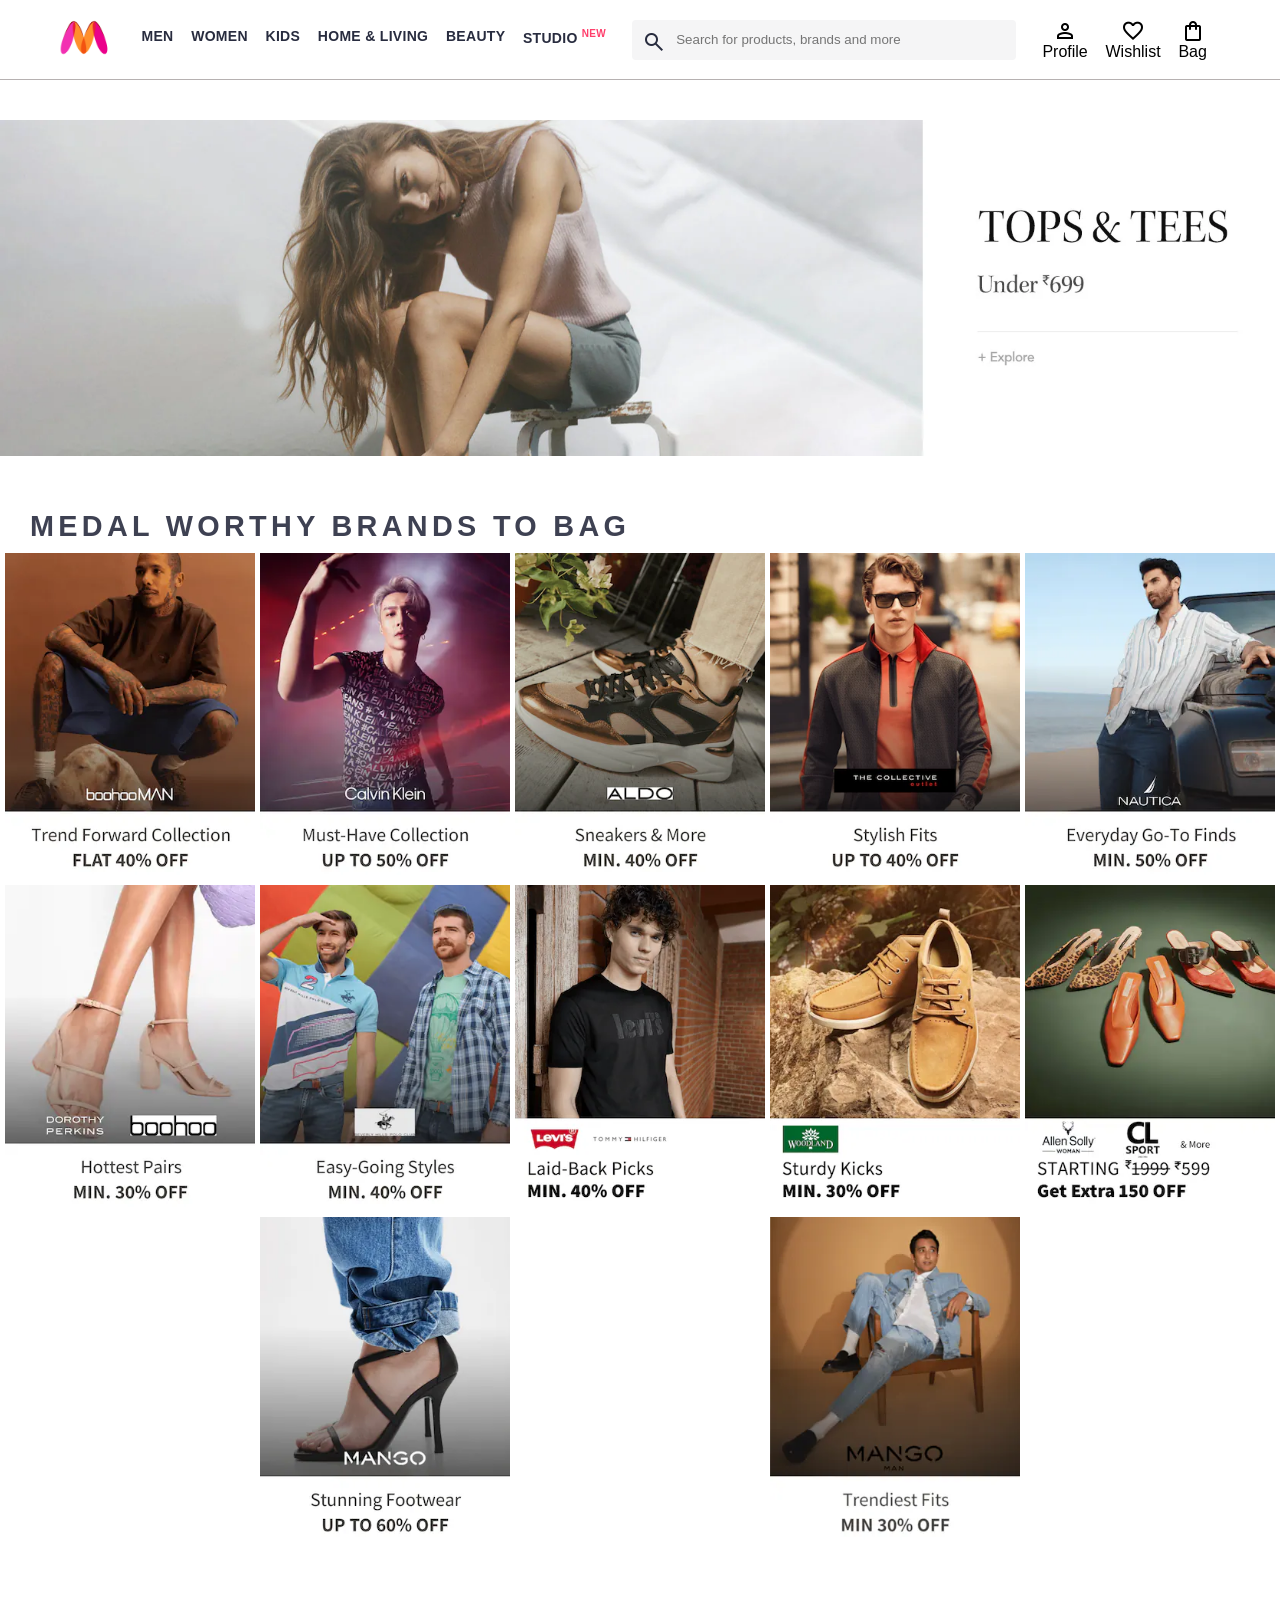
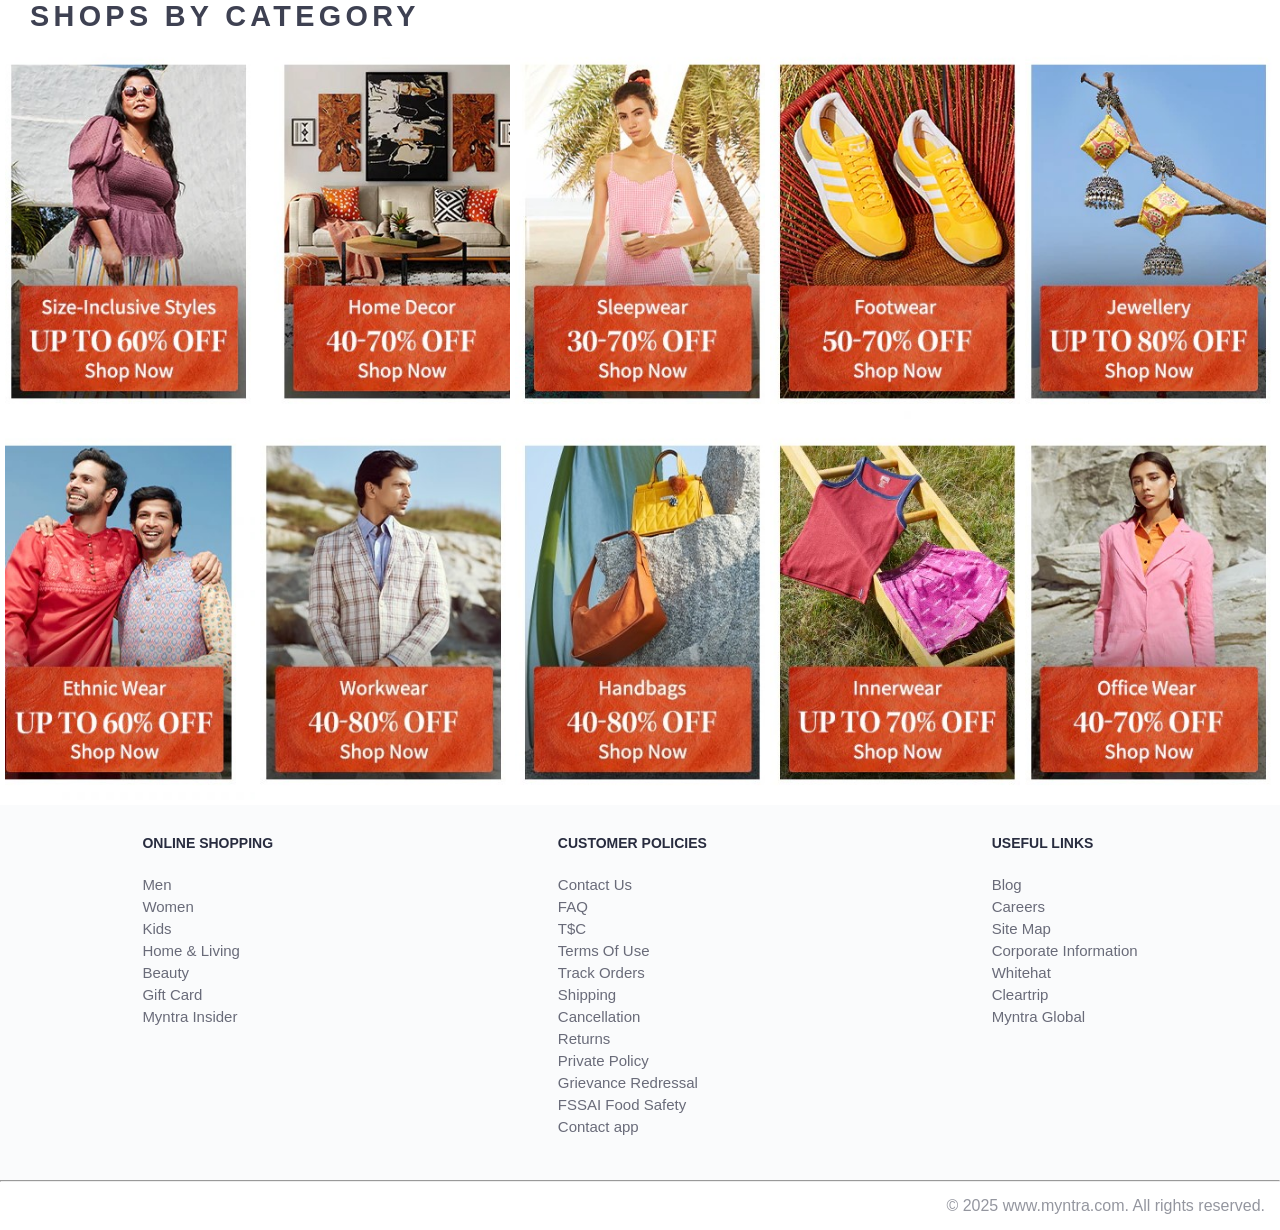
<file: Myntra/index.html>
<!DOCTYPE html>
<html lang="en">
  <head>
    <title>Myntra Clone</title>
    <link rel="stylesheet" href="index.css" />
    <link
      rel="stylesheet"
      href="https://fonts.googleapis.com/css2?family=Material+Symbols+Outlined:opsz,wght,FILL,GRAD@20..48,100..700,0..1,-50..200"
    />
  </head>
  <body>
    <header>
      <div class="logo_container">
        <a href="#"
          ><img class="myntra_home" src="myntra_logo.webp" alt="Myntra Home"
        /></a>
      </div>

      <div class="nav_bar">
        <a href="#" class="nav_a">Men</a>
        <a href="#" class="nav_a">Women</a>
        <a href="#" class="nav_a">Kids</a>
        <a href="#" class="nav_a">Home & Living</a>
        <a href="#" class="nav_a">Beauty</a>
        <a href="#" class="nav_a">Studio <sup>New</sup></a>
      </div>

      <div class="search_bar">
        <span class="material-symbols-outlined search_icon">search</span>
        <input
          class="search_input"
          placeholder="Search for products, brands and more"
        />
      </div>

      <div class="action_bar">
        <div class="action_container">
          <span class="material-symbols-outlined action_icon">person</span>
          <span class="action_name">Profile</span>
        </div>

        <div class="action_container">
          <span class="material-symbols-outlined action_icon">favorite</span>
          <span class="action_name">Wishlist</span>
        </div>

        <div class="action_container">
          <span class="material-symbols-outlined action_icon"
            >shopping_bag</span
          >
          <span class="action_name">Bag</span>
        </div>
      </div>
    </header>

    <main>
      <div class="banner_container">
        <img class="banner_image" src="banner.jpg" alt="Main Banner" />
      </div>

      <div class="category_heading">MEDAL WORTHY BRANDS TO BAG</div>
      <div class="category_items">
        <a href="#"><img class="sale_item" src="offers/1.png" /></a>
        <a href="#"><img class="sale_item" src="offers/2.png" /></a>
        <a href="#"><img class="sale_item" src="offers/3.png" /></a>
        <a href="#"><img class="sale_item" src="offers/4.png" /></a>
        <a href="#"><img class="sale_item" src="offers/5.png" /></a>
        <a href="#"><img class="sale_item" src="offers/6.png" /></a>
        <a href="#"><img class="sale_item" src="offers/7.png" /></a>
        <a href="#"><img class="sale_item" src="offers/8.png" /></a>
        <a href="#"><img class="sale_item" src="offers/9.png" /></a>
        <a href="#"><img class="sale_item" src="offers/10.png" /></a>
        <a href="#"><img class="sale_item" src="offers/11.png" /></a>
        <a href="#"><img class="sale_item" src="offers/12.png" /></a>
      </div>

      <div class="category_heading">SHOPS BY CATEGORY</div>
      <div class="category_items">
        <a href="#"><img class="sale_item" src="categories/1.jpg" /></a>
        <a href="#"><img class="sale_item" src="categories/2.jpg" /></a>
        <a href="#"><img class="sale_item" src="categories/3.jpg" /></a>
        <a href="#"><img class="sale_item" src="categories/4.jpg" /></a>
        <a href="#"><img class="sale_item" src="categories/5.jpg" /></a>
        <a href="#"><img class="sale_item" src="categories/6.jpg" /></a>
        <a href="#"><img class="sale_item" src="categories/7.jpg" /></a>
        <a href="#"><img class="sale_item" src="categories/8.jpg" /></a>
        <a href="#"><img class="sale_item" src="categories/9.jpg" /></a>
        <a href="#"><img class="sale_item" src="categories/10.jpg" /></a>
      </div>
    </main>

    <footer>
      <div class="footer_container">
        <div class="footer_column">
          <h3>ONLINE SHOPPING</h3>

          <a href="#" class="footer_a">Men</a>
          <a href="#" class="footer_a">Women</a>
          <a href="#" class="footer_a">Kids</a>
          <a href="#" class="footer_a">Home & Living</a>
          <a href="#" class="footer_a">Beauty</a>
          <a href="#" class="footer_a">Gift Card</a>
          <a href="#" class="footer_a">Myntra Insider</a>
        </div>

        <div class="footer_column">
          <h3>CUSTOMER POLICIES</h3>

          <a href="#" class="footer_a">Contact Us</a>
          <a href="#" class="footer_a">FAQ</a>
          <a href="#" class="footer_a">T$C</a>
          <a href="#" class="footer_a">Terms Of Use</a>
          <a href="#" class="footer_a">Track Orders</a>
          <a href="#" class="footer_a">Shipping</a>
          <a href="#" class="footer_a">Cancellation</a>
          <a href="#" class="footer_a">Returns</a>
          <a href="#" class="footer_a">Private Policy</a>
          <a href="#" class="footer_a">Grievance Redressal</a>
          <a href="#" class="footer_a">FSSAI Food Safety</a>
          <a href="#" class="footer_a">Contact app</a>
        </div>

        <div class="footer_column">
          <h3>USEFUL LINKS</h3>

          <a href="#" class="footer_a">Blog</a>
          <a href="#" class="footer_a">Careers</a>
          <a href="#" class="footer_a">Site Map</a>
          <a href="#" class="footer_a">Corporate Information</a>
          <a href="#" class="footer_a">Whitehat</a>
          <a href="#" class="footer_a">Cleartrip</a>
          <a href="#" class="footer_a">Myntra Global</a>
        </div>
      </div>
      <hr />

      <div class="copyright">© 2025 www.myntra.com. All rights reserved.</div>
    </footer>
  </body>
</html>
</file>
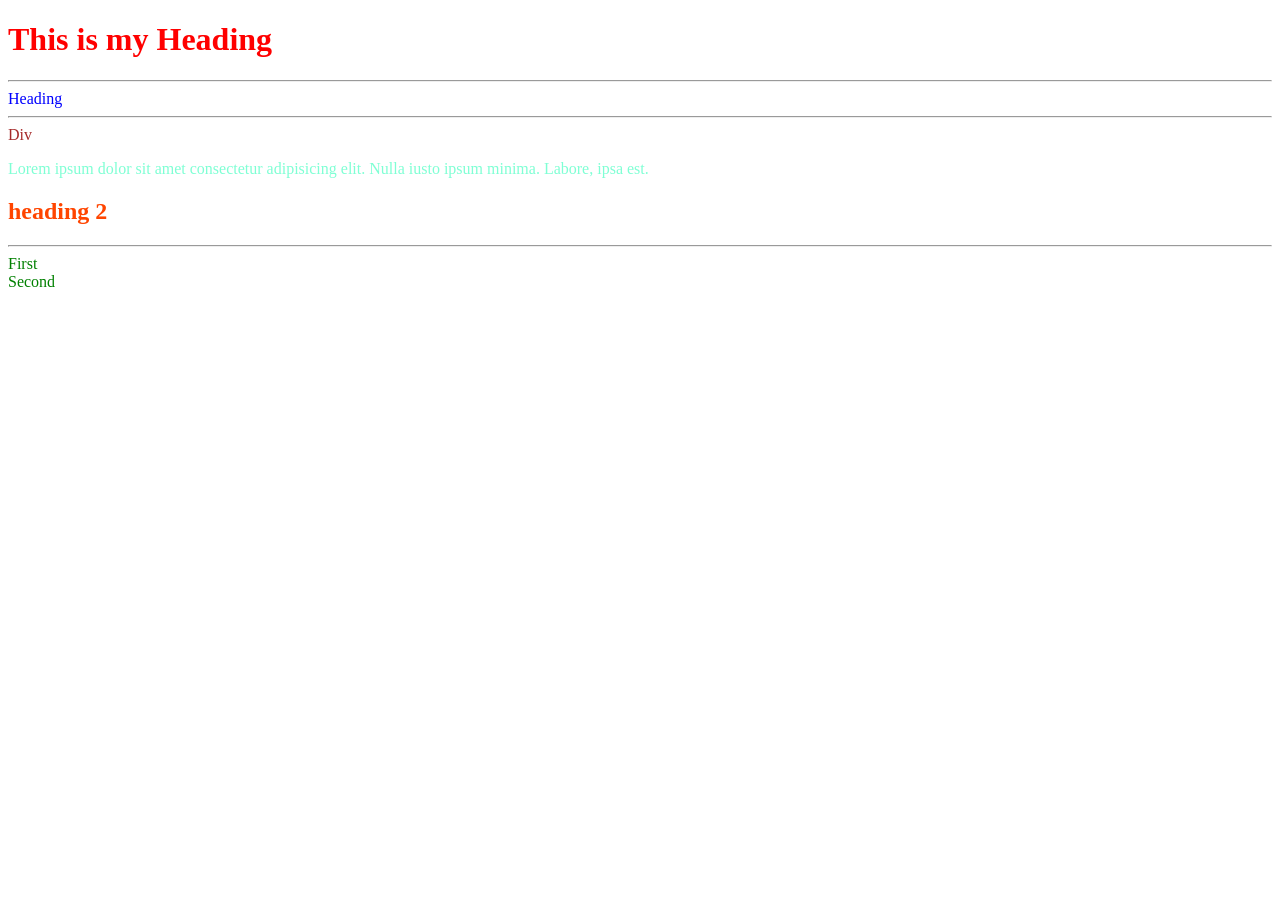
<file: Set 1/index.html>
<!DOCTYPE html>
<html lang="en">
<head>
    <meta charset="UTF-8">
    <meta name="viewport" content="width =device-width, initial-scale=1.0">
    <title>Set 1</title>
    <link rel="stylesheet" href="index.css">
    <style>
        /*this is my comment*/
        #heading {
            color:blueviolet;
        }
        #div_1{
            color:brown;
        }
        p {
            color:aquamarine;
        }
        .special_heading {
            color:orangered;   
        } 
        #first, #second {
            color:green;
        }
    </style>
    </head>
<body>
    <h1 style="color: red">This is my Heading</h1>
    <hr>
    <div id="heading" style="color:blue"> Heading </div>
    <hr>
    <div id="div_1">Div</div>
    <p>Lorem ipsum dolor sit amet consectetur adipisicing elit. Nulla iusto ipsum minima. Labore, ipsa est.</p>
    <h2 class="special_heading">heading 2</h2> 
    <hr>
    <div id="first">First</div>
    <div id="second">Second</div>
</body>
</html>
</file>
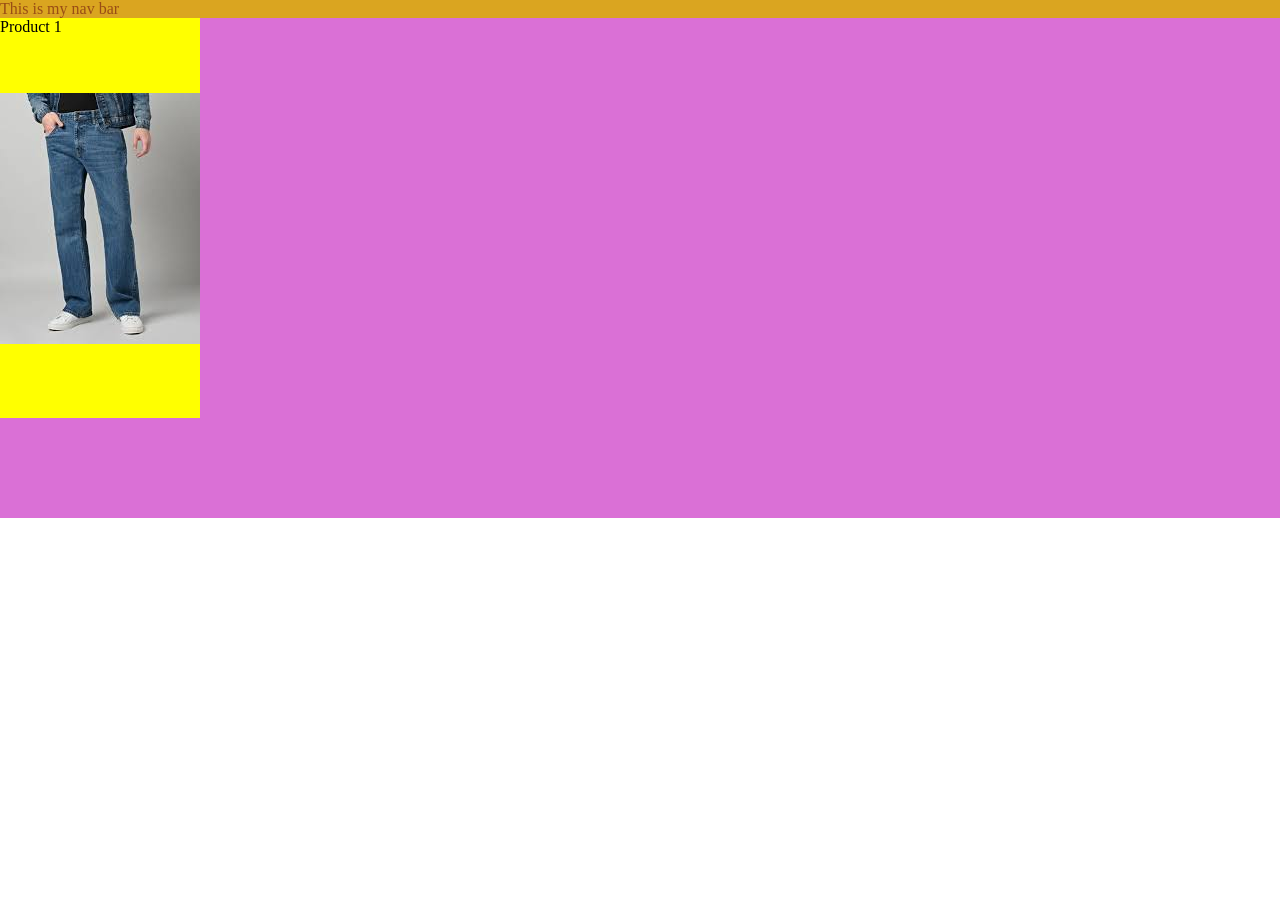
<file: Set 2/index.html>
<!DOCTYPE html>
<html lang="en">
<head>
    <title>Set 2</title>
    <style>
        * {
             margin: 0;
             padding: 0;
        }
       #bar {
        background-color:goldenrod;
        color: rgba(110, 18, 14,0.6);
       } 
       main {
        height: 500px;
         background-color: orchid;
       }
       #product {
        background-image: url(./jeans-.jfif);
        width: 200px;
        height: 400px;
        /*background-color: yellow;/
        background-repeat: no-repeat;
        background-position: center;*/
        background: yellow url(./jeans-.jfif) no-repeat center;
       }
    </style>
</head>
<body>
    <header>
        <div id="bar">This is my nav bar</div>
    </header>
    <main>
        <div id="product">Product 1</div>
    </main>
    <footer></footer>
    </body>
</html>
</file>
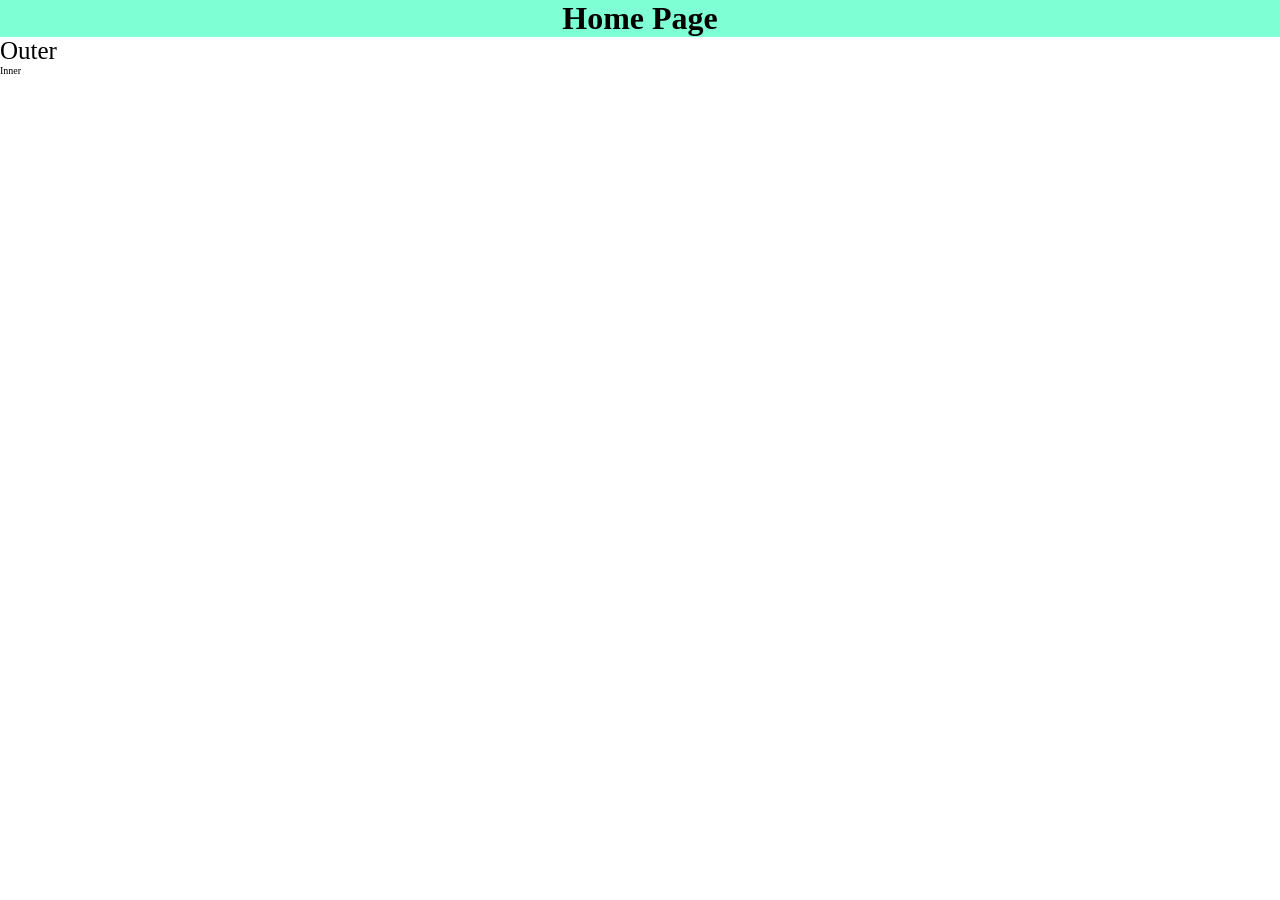
<file: Set 3/index.html>
<!DOCTYPE html>
<html lang="en">
<head>
    <meta charset="UTF-8">
    <meta name="viewport" content="width=, initial-scale=1.0">
    <title>Document</title>
    <style>
       * {
            margin: 0;
            padding: 0;
            font-family: 'Times New Roman', Times, serif;
        }
        #nav h1 { 
            background-color: aquamarine;
            text-align: center;
            text-transform: capitalize;
        }
        #inner {
            font-size: 10px;
        }
        #outer {
            font-size: 25px;
        }
    </style>
</head>
<body>
    <div id="nav">
        <h1>home page</h1>
    </div>
    <div id="outer">
        Outer
        <div id="inner">
            Inner
        </div>
    </div>
    </body>
</html>
</file>
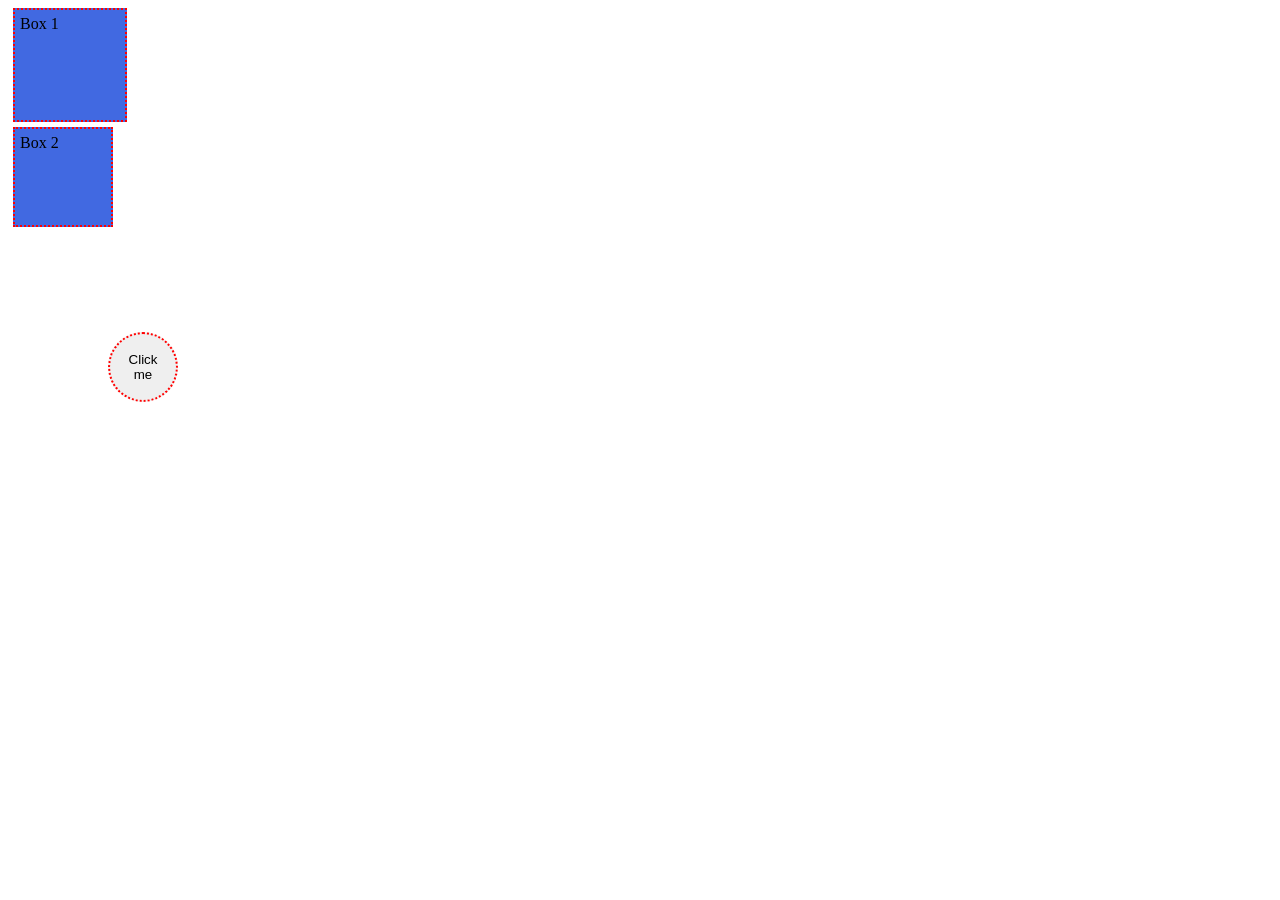
<file: Set 4/index.html>
<!DOCTYPE html>
<html lang="en">
<head>
    <meta charset="UTF-8">
    <meta name="viewport" content="width=device-width, initial-scale=1.0">
    <title>Set 4</title>
    <style>
        .box {
            height: 100px;
            width: 100px;
            margin: 5px;
            padding: 5px;
            border: 2px dotted red;
            background-color: royalblue;
        }
        #first_button {
            height: 70px;
            width: 70px;
            padding: 10px 15px 10px 15px;
            margin: 100px;
            border: 2px dotted red;
            border-radius: 37px;
        }
    </style>
</head>
<body>
    <div class="box" style="box-sizing: content-box;">Box 1</div>
    <div class="box" style="box-sizing: border-box;">Box 2</div>
    <button id="first_button">Click me</button>
</body>
</html>
</file>
<file: Myntra/index.css>
* {
  margin: 0;
  padding: 0;
  font-family: Assistant, -apple-system, BlinkMacSystemFont, Segoe UI, Roboto,
    Helvetica, Arial, sans-serif;
  box-sizing: border-box;
}

header {
  display: flex;
  background-color: #ffffff;
  height: 80px;
  justify-content: space-around;
  align-items: center;
  border-bottom: 1px solid #b6b1b1;
}

.myntra_home {
  height: 45px;
}

.logo_container {
  margin-left: 4%;
}

.action_bar {
  margin-right: 4%;
}

.nav_bar {
  display: flex;
  min-width: 500px;
  justify-content: space-evenly;
}

.nav_bar .nav_a {
  font-size: 14px;
  letter-spacing: 0.3px;
  color: #282c3f;
  font-weight: 700;
  text-transform: uppercase;
  text-decoration: none;
  padding: 28px 0;
  border-bottom: 5px solid #ffffff;
}

.nav_bar .nav_a:hover {
  border-bottom: 4px solid #f54e77;
}

.nav_bar .nav_a sup {
  color: #ff3f6c;
  font-size: 10px;
}

.search_bar {
  height: 40px;
  min-width: 200px;
  width: 30%;
  display: flex;
  align-items: center;
}

.search_icon {
  box-sizing: content-box;
  height: 20px;
  padding: 10px;
  background-color: #f5f5f6;
  color: #282c3f;
  font-weight: 300;
  border-radius: 4px 0 0 4px;
}

.search_input {
  color: #696e79;
  background-color: #f5f5f6;
  flex-grow: 1;
  height: 40px;
  border: 0;
  border-radius: 0 4px 4px 0;
}

.action_bar {
  display: flex;
  min-width: 200px;
  justify-content: space-evenly;
}

.action_container {
  display: flex;
  flex-direction: column;
  align-items: center;
}

/*Main Section*/

.banner_container {
  margin: 40px 0;
}

.banner_image {
  width: 100%;
}

.category_heading {
  text-transform: uppercase;
  color: #3e4152;
  letter-spacing: 0.15em;
  font-size: 1.8em;
  margin: 50px 0 10px 30px;
  max-height: 5em;
  font-weight: 700;
}

.category_items {
  display: flex;
  flex-wrap: wrap;
  justify-content: space-evenly;
}

.sale_item {
  width: 250px;
}

.footer_container {
  padding: 30px 0px 40px 0px;
  background: #fafbfc;
  display: flex;
  justify-content: space-around;
}

.footer_column {
  display: flex;
  flex-direction: column;
}

.footer_column h3 {
  color: #282c3f;
  font-size: 14px;
  margin-bottom: 25px;
}

.footer_column .footer_a {
  color: #696b79;
  font-size: 15px;
  text-decoration: none;
  padding-bottom: 5px;
}

.copyright {
  color: #94969f;
  text-align: end;
  padding: 15px;  
}
</file>
<file: Set 1/index.css>
/* this is my comment */
#heading {
    color:greenyellow;
}
</file>
